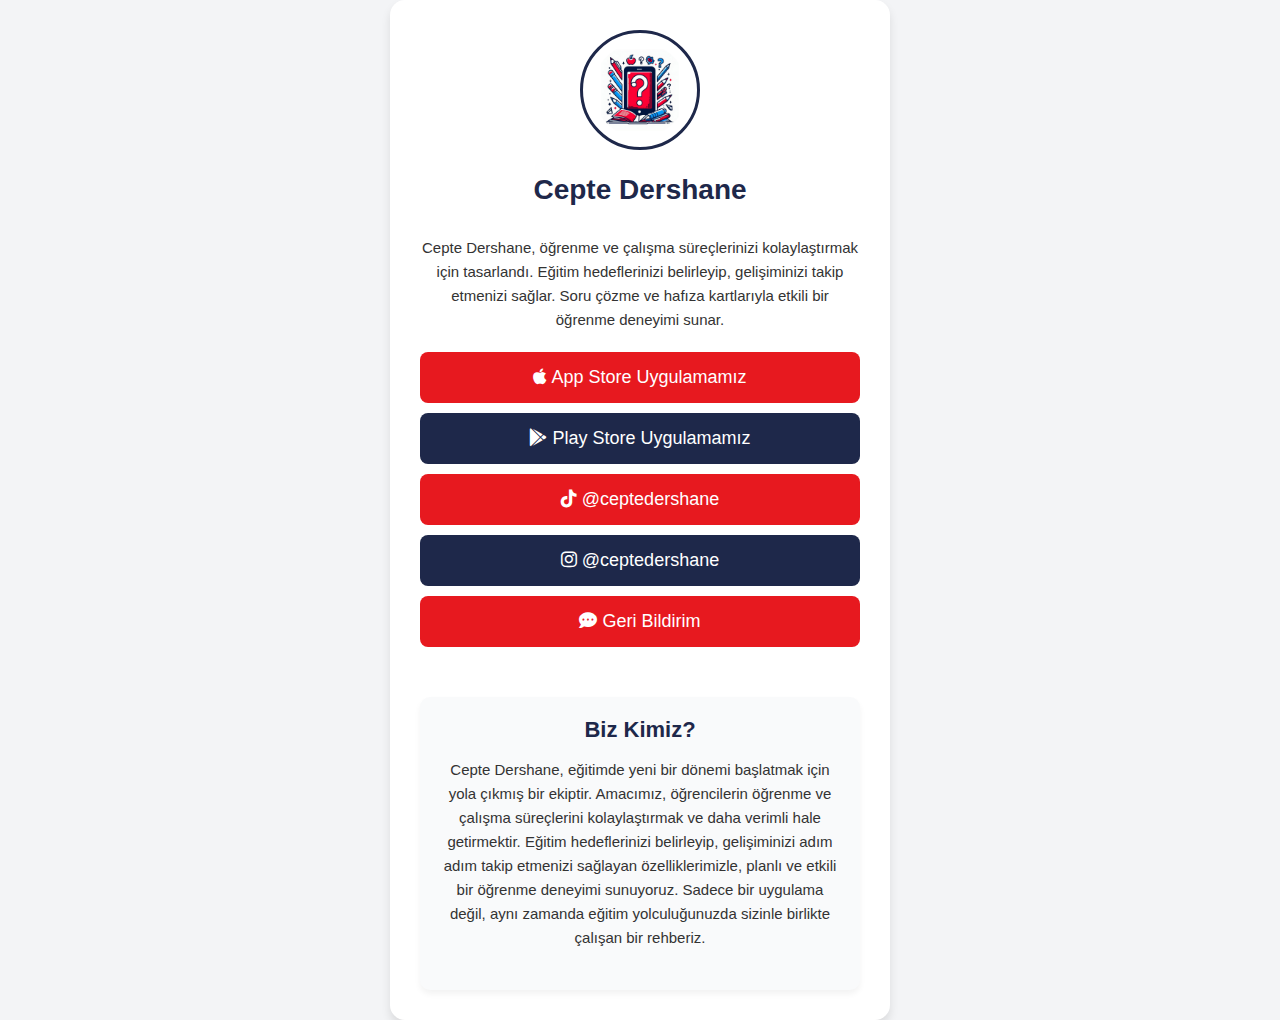
<file: index.html>
<!DOCTYPE html>
<html lang="tr">

<head>
    <meta charset="UTF-8">
    <meta name="viewport" content="width=device-width, initial-scale=1.0">
    <title>Cepte Dershane</title>
    <link rel="stylesheet" href="styles.css">
    <link rel="stylesheet" href="https://cdnjs.cloudflare.com/ajax/libs/font-awesome/6.0.0-beta3/css/all.min.css">
    <link rel="icon" href="images/Icon-512.png" type="image/png">
</head>

<body>
    <div class="container">
        <div class="header">
            <img src="images/Icon-512.png" alt="Profile Image" class="profile-img">
            <h1>Cepte Dershane</h1>
        </div>
        <div class="description">
            <p>Cepte Dershane, öğrenme ve çalışma süreçlerinizi kolaylaştırmak için tasarlandı. Eğitim hedeflerinizi
                belirleyip, gelişiminizi takip etmenizi sağlar. Soru çözme ve hafıza kartlarıyla etkili bir öğrenme
                deneyimi sunar.</p>
        </div>
        <div class="links">
            <a href="https://apps.apple.com/tr/app/cepte-dershane/id6738431528?l=tritms-apps%3A%2F%2Fapps.apple.com%2Fapp%2Fid6738431528&platform=iphone" class="link appstore">
                <i class="fab fa-apple"></i> App Store Uygulamamız
            </a>
            <a href="https://play.google.com/store/apps/details?id=com.toughapps.cepte_dershane" class="link playstore">
                <i class="fab fa-google-play"></i> Play Store Uygulamamız
            </a>
            <a href="https://www.tiktok.com/@ceptedershane" class="link tiktok">
                <i class="fab fa-tiktok"></i> @ceptedershane
            </a>
            <a href="https://www.instagram.com/ceptedershane/" class="link instagram">
                <i class="fab fa-instagram"></i> @ceptedershane
            </a>
            <a href="feedback.html" class="link feedback">
                <i class="fas fa-comment-dots"></i> Geri Bildirim
            </a>
        </div>
        <div class="about-us">
            <h2>Biz Kimiz?</h2>
            <p>Cepte Dershane, eğitimde yeni bir dönemi başlatmak için yola çıkmış bir ekiptir. Amacımız, öğrencilerin
                öğrenme ve çalışma süreçlerini kolaylaştırmak ve daha verimli hale getirmektir. Eğitim hedeflerinizi
                belirleyip, gelişiminizi adım adım takip etmenizi sağlayan özelliklerimizle, planlı ve etkili bir
                öğrenme deneyimi sunuyoruz. Sadece bir uygulama değil, aynı zamanda eğitim yolculuğunuzda sizinle
                birlikte çalışan bir rehberiz.</p>
        </div>
    </div>
</body>

</html>
</file>
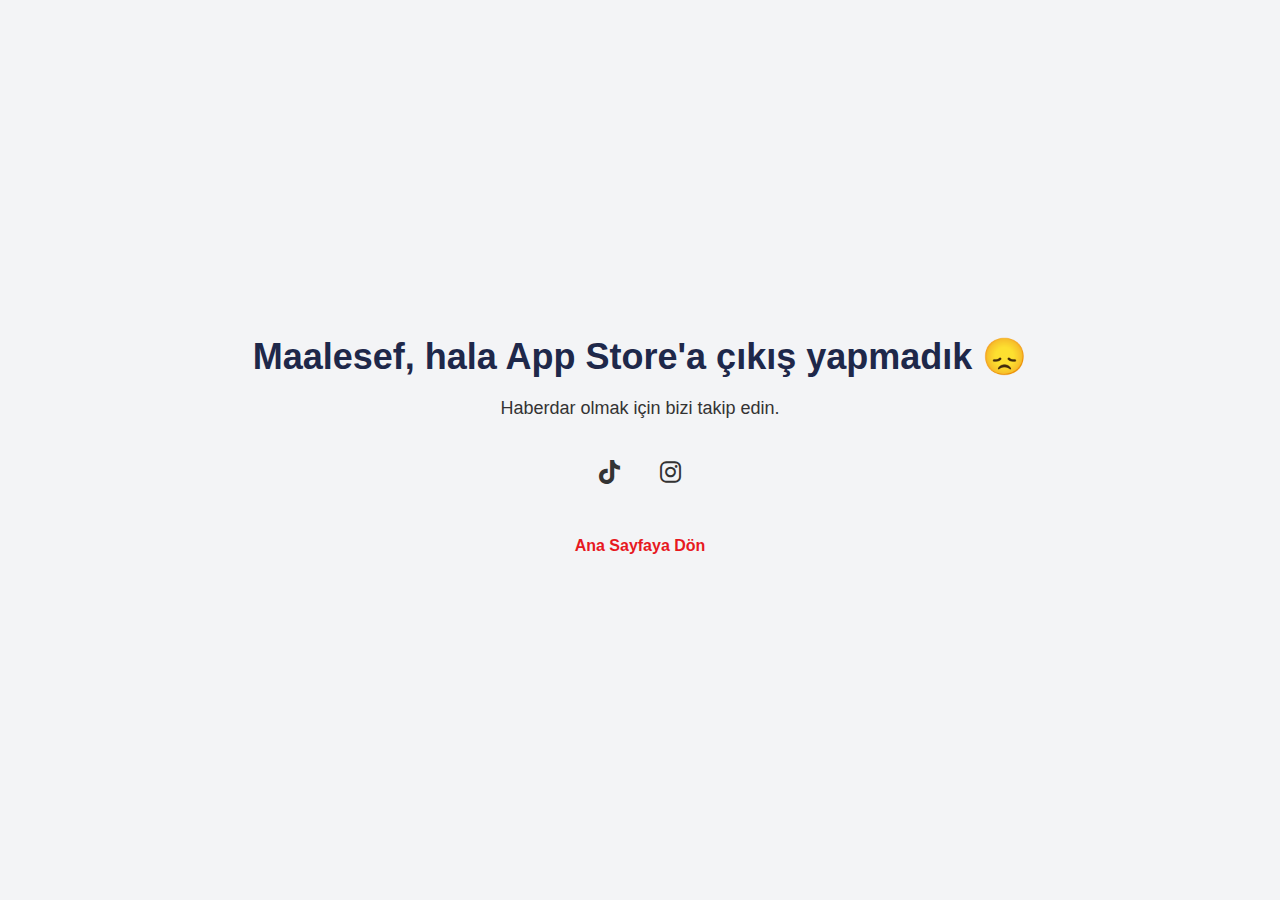
<file: coming-soon.html>
<!DOCTYPE html>
<html lang="tr">

<head>
    <meta charset="UTF-8">
    <meta name="viewport" content="width=device-width, initial-scale=1.0">
    <title>Çok Yakında</title>
    <link rel="stylesheet" href="styles.css">
    <link rel="stylesheet" href="https://cdnjs.cloudflare.com/ajax/libs/font-awesome/6.0.0-beta3/css/all.min.css">
    <style>
        .coming-soon-container {
            display: flex;
            flex-direction: column;
            justify-content: center;
            align-items: center;
            height: 100vh;
            text-align: center;
            background-color: #f3f4f6;
        }

        .coming-soon-container h1 {
            font-size: 36px;
            color: #1E284A;
            margin-bottom: 20px;
        }

        .coming-soon-container p {
            font-size: 18px;
            color: #333;
            margin-bottom: 30px;
        }

        .coming-soon-container a {
            text-decoration: none;
            color: #E7191F;
            font-weight: bold;
            transition: color 0.3s ease;
            margin: 10px;
        }

        .coming-soon-container a:hover {
            color: #1E284A;
        }

        .social-links {
            display: flex;
            justify-content: center;
            gap: 20px;
            margin-bottom: 30px;
        }

        .social-links a {
            font-size: 24px;
            color: #333;
            transition: color 0.3s ease;
        }

        .social-links a:hover {
            color: #E7191F;
        }
    </style>
</head>

<body>
    <div class="coming-soon-container">
        <h1>Maalesef, hala App Store'a çıkış yapmadık 😞</h1>
        <p>Haberdar olmak için bizi takip edin.</p>
        <div class="social-links">
            <a href="https://www.tiktok.com/@ceptedershane" target="_blank"><i class="fab fa-tiktok"></i></a>
            <a href="https://www.instagram.com/ceptedershane/" target="_blank"><i class="fab fa-instagram"></i></a>
        </div>
        <a href="index.html">Ana Sayfaya Dön</a>
    </div>
</body>

</html>
</file>
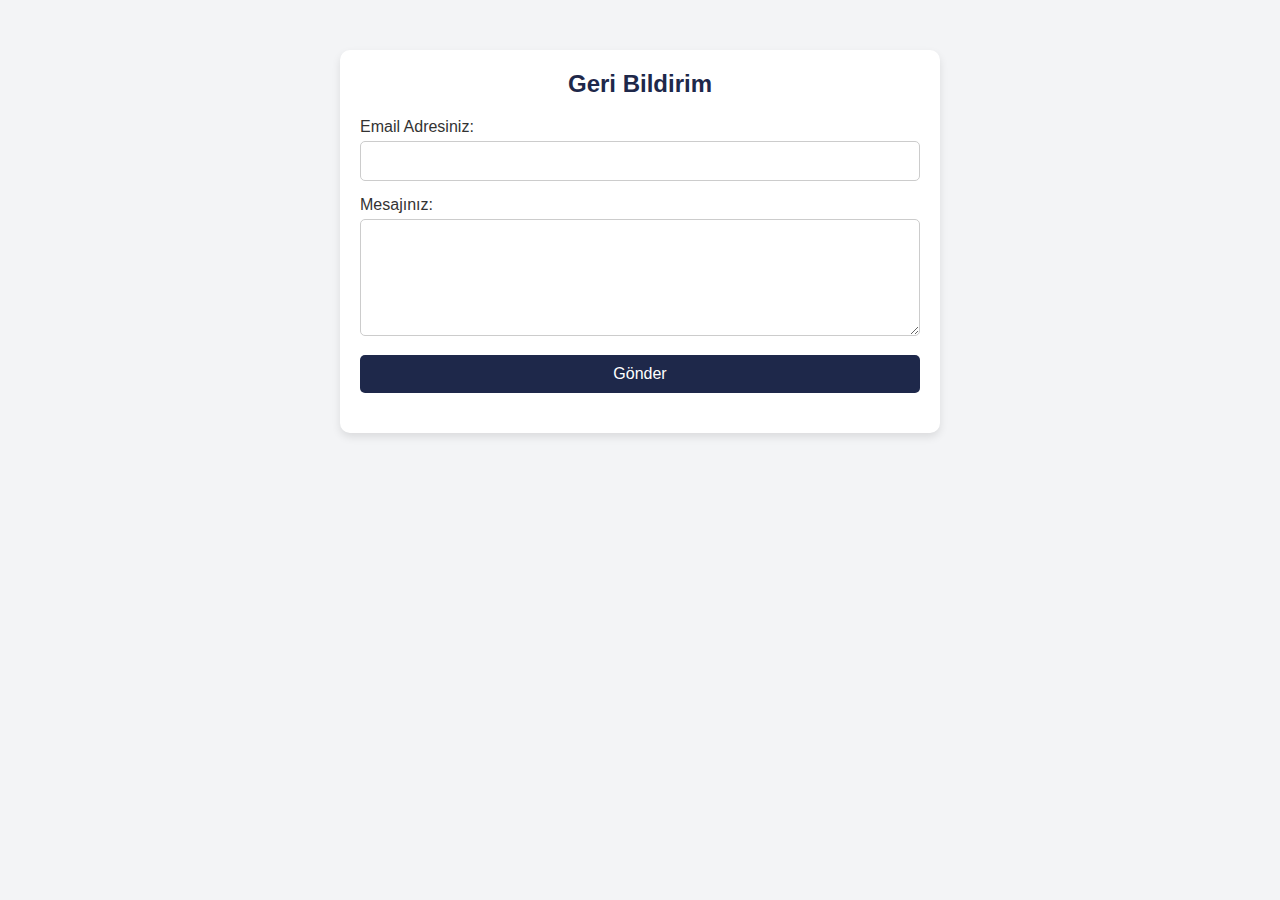
<file: feedback.html>
<!DOCTYPE html>
<html lang="tr">

<head>
    <meta charset="UTF-8">
    <meta name="viewport" content="width=device-width, initial-scale=1.0">
    <title>Geri Bildirim</title>
    <link rel="stylesheet" href="styles.css">
    <style>
        .feedback-container {
            max-width: 600px;
            margin: 50px auto;
            padding: 20px;
            background-color: #ffffff;
            border-radius: 10px;
            box-shadow: 0 4px 8px rgba(0, 0, 0, 0.1);
        }

        .feedback-container h1 {
            font-size: 24px;
            color: #1E284A;
            margin-bottom: 20px;
            text-align: center;
        }

        .feedback-container form {
            display: flex;
            flex-direction: column;
        }

        .feedback-container label {
            margin-bottom: 15px;
            font-size: 16px;
            color: #333;
        }

        .feedback-container input,
        .feedback-container textarea {
            width: 100%;
            padding: 10px;
            border: 1px solid #ccc;
            border-radius: 5px;
            font-size: 16px;
            margin-top: 5px;
        }

        .feedback-container button {
            padding: 10px;
            background-color: #1E284A;
            color: white;
            border: none;
            border-radius: 5px;
            font-size: 16px;
            cursor: pointer;
            transition: background-color 0.3s ease;
        }

        .feedback-container button:hover {
            background-color: #E7191F;
        }

        .feedback-container button:disabled {
            background-color: #ccc;
            cursor: not-allowed;
        }

        .feedback-message {
            margin-top: 20px;
            font-size: 16px;
            text-align: center;
        }

        .success {
            color: green;
        }

        .error {
            color: red;
        }
    </style>
</head>

<body>
    <div class="feedback-container">
        <h1>Geri Bildirim</h1>
        <form id="feedback-form" action="https://formspree.io/f/xdkojrvv" method="POST">
            <label>
                Email Adresiniz:
                <input type="email" name="email" required>
            </label>
            <label>
                Mesajınız:
                <textarea name="message" rows="5" required></textarea>
            </label>
            <button type="submit" id="submit-button">Gönder</button>
        </form>
        <div id="feedback-message" class="feedback-message"></div>
    </div>

    <script>
        document.getElementById('feedback-form').addEventListener('submit', function (event) {
            event.preventDefault();
            var form = event.target;
            var data = new FormData(form);
            var xhr = new XMLHttpRequest();
            var submitButton = document.getElementById('submit-button');
            submitButton.disabled = true; // Disable the button
            xhr.open(form.method, form.action);
            xhr.setRequestHeader('Accept', 'application/json');
            xhr.onreadystatechange = function () {
                if (xhr.readyState !== XMLHttpRequest.DONE) return;
                var messageElement = document.getElementById('feedback-message');
                if (xhr.status === 200) {
                    form.reset();
                    messageElement.textContent = 'Mail başarıyla gönderildi!';
                    messageElement.className = 'feedback-message success';
                    setTimeout(function () {
                        window.location.href = 'index.html'; // Redirect to homepage
                    }, 3000); // 3-second delay
                } else {
                    messageElement.textContent = 'Mail gönderilirken bir hata oluştu. Lütfen tekrar deneyin.';
                    messageElement.className = 'feedback-message error';
                    submitButton.disabled = false; // Re-enable the button if there's an error
                }
            };
            xhr.send(data);
        });
    </script>
</body>

</html>
</file>
<file: styles.css>
/* Genel stil */
* {
    margin: 0;
    padding: 0;
    box-sizing: border-box;
}

body {
    font-family: 'Roboto', sans-serif;
    background-color: #f3f4f6;
    color: #333;
}

.container {
    width: 100%;
    max-width: 500px;
    margin: 0 auto;
    padding: 30px;
    text-align: center;
    background-color: #ffffff;
    border-radius: 15px;
    box-shadow: 0 6px 10px rgba(0, 0, 0, 0.1);
}

/* Başlık ve profil resminin stili */
.header {
    margin-bottom: 30px;
}

.profile-img {
    width: 120px;
    height: 120px;
    padding: 10px;
    border-radius: 50%;
    margin-bottom: 20px;
    border: 3px solid #1E284A;
    box-sizing: border-box;
}

h1,
h2 {
    font-family: 'Montserrat', sans-serif;
    color: #1E284A;
}

h1 {
    font-size: 28px;
    margin-bottom: 10px;
}

h2 {
    font-size: 22px;
    margin-bottom: 15px;
}

/* Linklerin stili */
.links {
    display: flex;
    flex-direction: column;
    gap: 10px;
}

.link {
    text-decoration: none;
    padding: 15px;
    font-size: 18px;
    border-radius: 8px;
    transition: background-color 0.3s ease, transform 0.2s ease;
    display: inline-block;
    width: 100%;
    text-align: center;
}

/* Linklere özel renkler */
.appstore {
    background-color: #E7191F;
    color: white;
}

.playstore {
    background-color: #1E284A;
    color: white;
}

.tiktok {
    background-color: #E7191F;
    color: white;
}

.instagram {
    background-color: #1E284A;
    color: white;
}

/* Hover efektleri */
.link:hover {
    filter: brightness(85%);
    transform: scale(1.05);
}

@media (max-width: 600px) {
    .container {
        padding: 15px;
    }

    .profile-img {
        width: 80px;
        height: 80px;
    }

    h1 {
        font-size: 20px;
    }

    .link {
        font-size: 16px;
    }
}

.about-us {
    margin-top: 50px;
    padding: 20px;
    background-color: #f9fafb;
    border-radius: 10px;
    box-shadow: 0 4px 6px rgba(0, 0, 0, 0.05);
}

.description p,
.about-us p {
    font-size: 15px;
    line-height: 1.6;
    margin-bottom: 20px;
}

.description {
    margin: 20px 0;
    /* Adds vertical spacing above and below the description */
}

.feedback {
    background-color: #E7191F;
    color: white;
    text-decoration: none;
    padding: 15px;
    font-size: 18px;
    border-radius: 8px;
    transition: background-color 0.3s ease, transform 0.2s ease;
    display: inline-block;
    width: 100%;
    text-align: center;
}

.feedback:hover {
    filter: brightness(85%);
    transform: scale(1.05);
}
</file>
